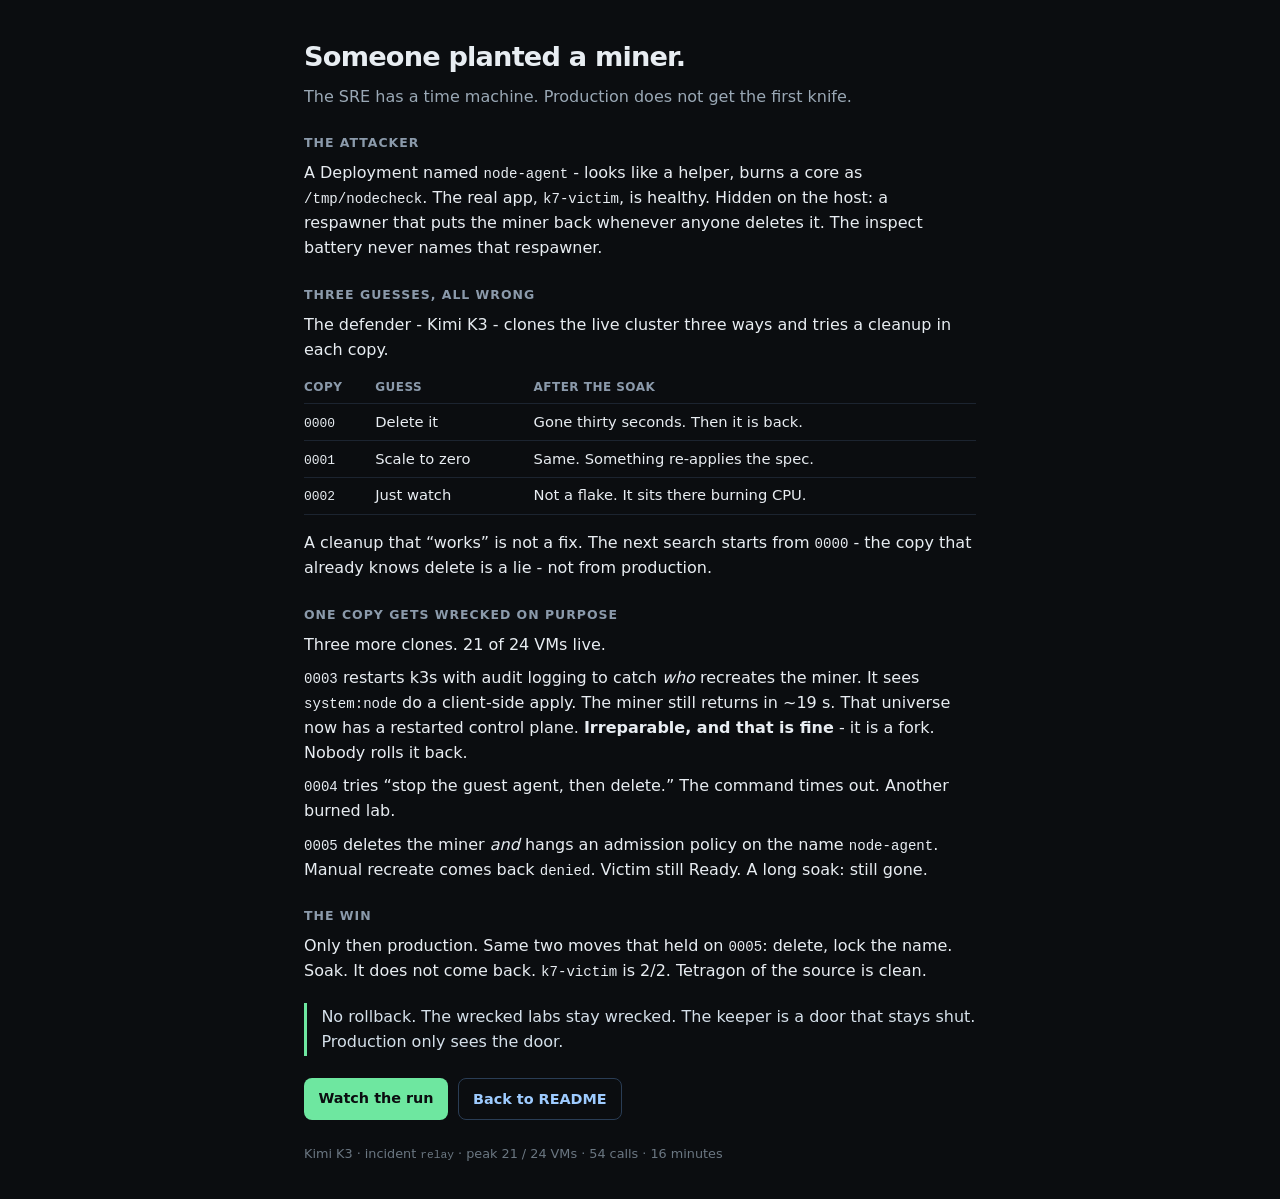
<file: docs/demo/agent.html>
<!DOCTYPE html>
<html lang="en">
<head>
<meta charset="utf-8"/>
<meta name="viewport" content="width=device-width, initial-scale=1"/>
<title>Someone planted a miner - k7d</title>
<style>
  :root { color-scheme: dark; }
  * { box-sizing: border-box; }
  body {
    margin: 0; min-height: 100vh;
    font: 16px/1.55 ui-sans-serif, system-ui, sans-serif;
    background: #0b0d10; color: #e8edf2;
    display: grid; place-items: center; padding: 36px 20px;
  }
  main { max-width: 42rem; }
  h1 { font-size: 1.7rem; letter-spacing: -.03em; margin: 0 0 .4rem; }
  h2 { font-size: .78rem; letter-spacing: .08em; text-transform: uppercase;
       color: #8b9aab; margin: 1.5rem 0 .45rem; font-weight: 700; }
  .lede { color: #9aa8b5; margin: 0 0 1.1rem; }
  p { margin: .55rem 0; }
  table { width: 100%; border-collapse: collapse; font-size: .92rem; margin: .6rem 0 1rem; }
  th, td { text-align: left; padding: .4rem .5rem .4rem 0; vertical-align: top;
           border-bottom: 1px solid #1c2430; }
  th { color: #8b9aab; font-weight: 600; font-size: .75rem; letter-spacing: .04em;
       text-transform: uppercase; }
  code { font-size: .88em; }
  aside {
    border-left: 3px solid #6ee7a0; padding: .1rem 0 .1rem .9rem;
    color: #d5e0ea; margin: 1.2rem 0 1.4rem;
  }
  .row { display: flex; gap: .6rem; flex-wrap: wrap; margin-top: 1.1rem; }
  a.btn {
    color: #0b0d10; background: #6ee7a0; text-decoration: none;
    font-weight: 700; font-size: .9rem; padding: .55rem .9rem; border-radius: 8px;
  }
  a.ghost { background: transparent; color: #9ecbff; border: 1px solid #2a3d55; }
  footer { margin-top: 1.5rem; color: #6b7782; font-size: .8rem; }
</style>
</head>
<body>
<main>
  <h1>Someone planted a miner.</h1>
  <p class="lede">The SRE has a time machine. Production does not get the first knife.</p>

  <h2>The attacker</h2>
  <p>A Deployment named <code>node-agent</code> - looks like a helper, burns a core as <code>/tmp/nodecheck</code>. The real app, <code>k7-victim</code>, is healthy. Hidden on the host: a respawner that puts the miner back whenever anyone deletes it. The inspect battery never names that respawner.</p>

  <h2>Three guesses, all wrong</h2>
  <p>The defender - Kimi K3 - clones the live cluster three ways and tries a cleanup in each copy.</p>
  <table>
    <tr><th>Copy</th><th>Guess</th><th>After the soak</th></tr>
    <tr><td><code>0000</code></td><td>Delete it</td><td>Gone thirty seconds. Then it is back.</td></tr>
    <tr><td><code>0001</code></td><td>Scale to zero</td><td>Same. Something re-applies the spec.</td></tr>
    <tr><td><code>0002</code></td><td>Just watch</td><td>Not a flake. It sits there burning CPU.</td></tr>
  </table>
  <p>A cleanup that “works” is not a fix. The next search starts from <code>0000</code> - the copy that already knows delete is a lie - not from production.</p>

  <h2>One copy gets wrecked on purpose</h2>
  <p>Three more clones. 21 of 24 VMs live.</p>
  <p><code>0003</code> restarts k3s with audit logging to catch <em>who</em> recreates the miner. It sees <code>system:node</code> do a client-side apply. The miner still returns in ~19&nbsp;s. That universe now has a restarted control plane. <strong>Irreparable, and that is fine</strong> - it is a fork. Nobody rolls it back.</p>
  <p><code>0004</code> tries “stop the guest agent, then delete.” The command times out. Another burned lab.</p>
  <p><code>0005</code> deletes the miner <em>and</em> hangs an admission policy on the name <code>node-agent</code>. Manual recreate comes back <code>denied</code>. Victim still Ready. A long soak: still gone.</p>

  <h2>The win</h2>
  <p>Only then production. Same two moves that held on <code>0005</code>: delete, lock the name. Soak. It does not come back. <code>k7-victim</code> is 2/2. Tetragon of the source is clean.</p>
  <aside>No rollback. The wrecked labs stay wrecked. The keeper is a door that stays shut. Production only sees the door.</aside>

  <div class="row">
    <a class="btn" href="../assets/k7d-mcp-demo.mp4">Watch the run</a>
    <a class="btn ghost" href="../../README.md#a-frontier-agent-with-a-fork-button">Back to README</a>
  </div>
  <footer>Kimi K3 · incident <code>relay</code> · peak 21 / 24 VMs · 54 calls · 16 minutes</footer>
</main>
</body>
</html>
</file>
